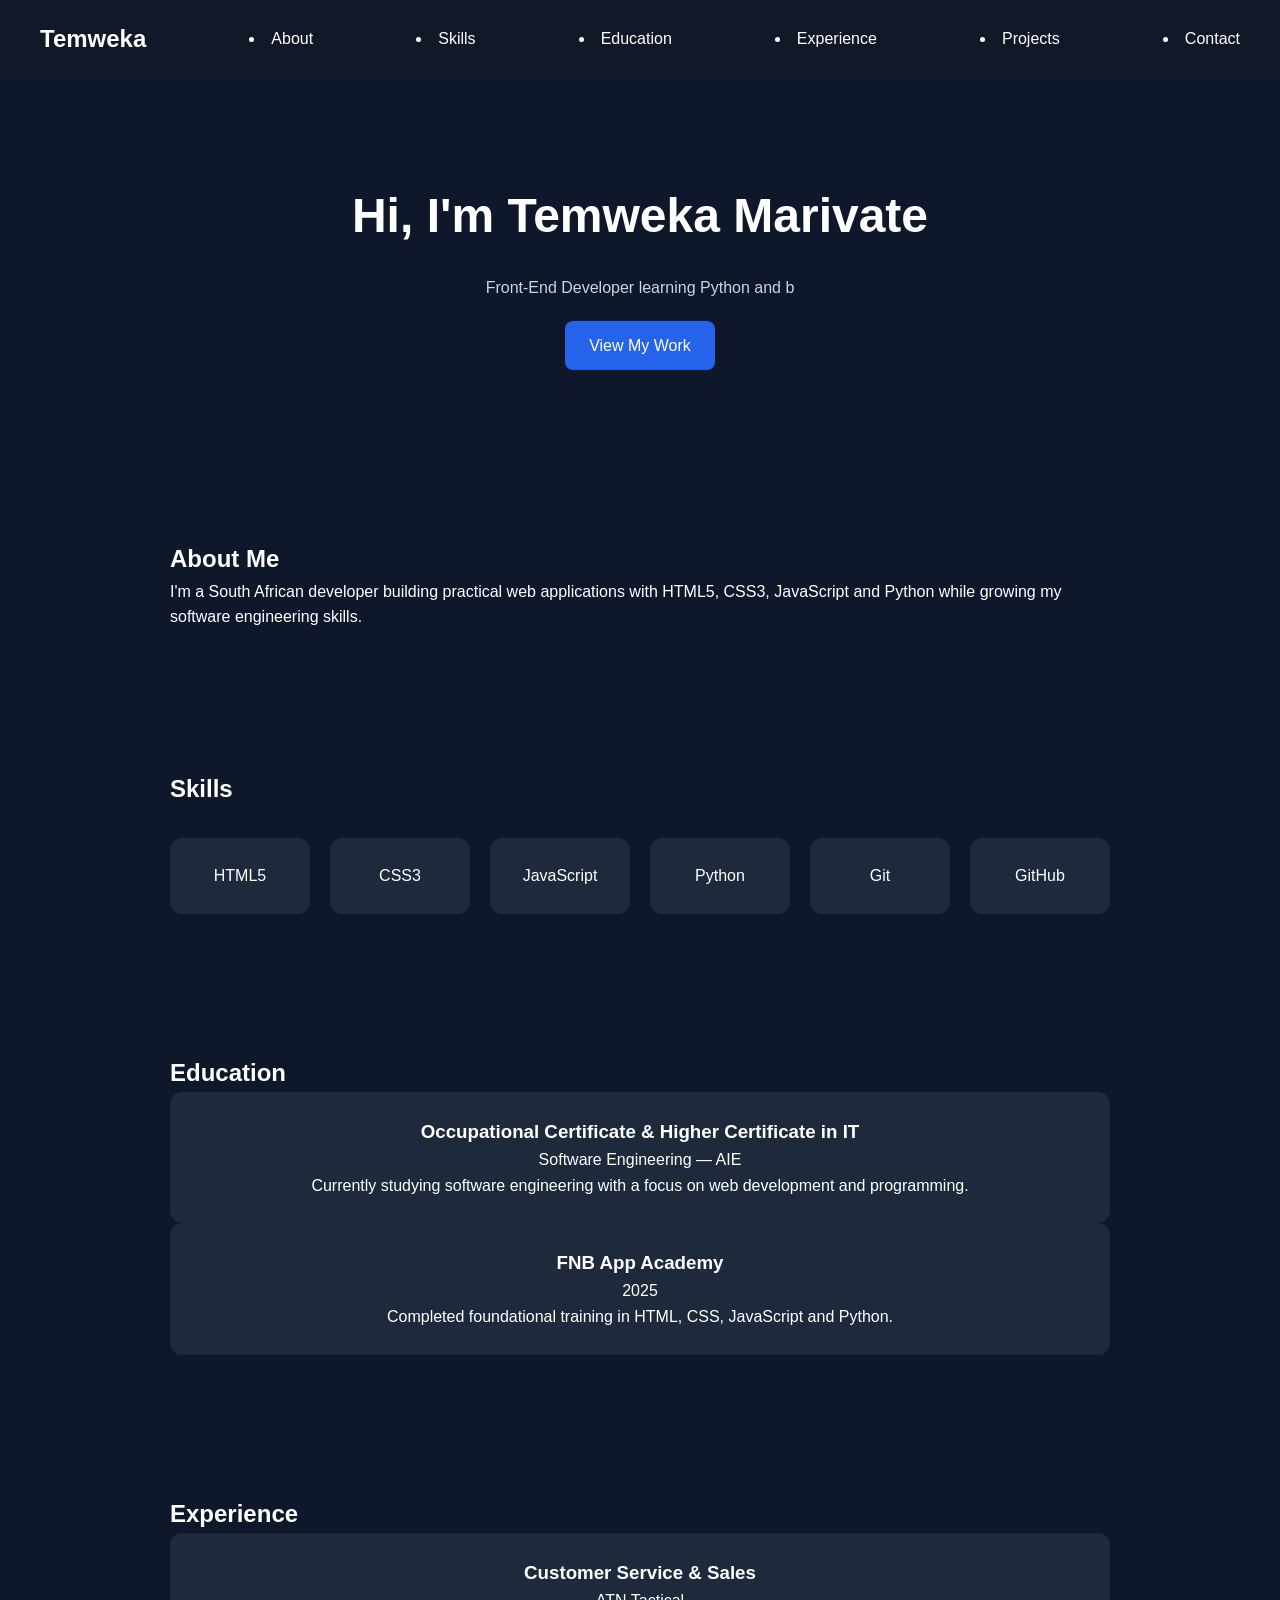
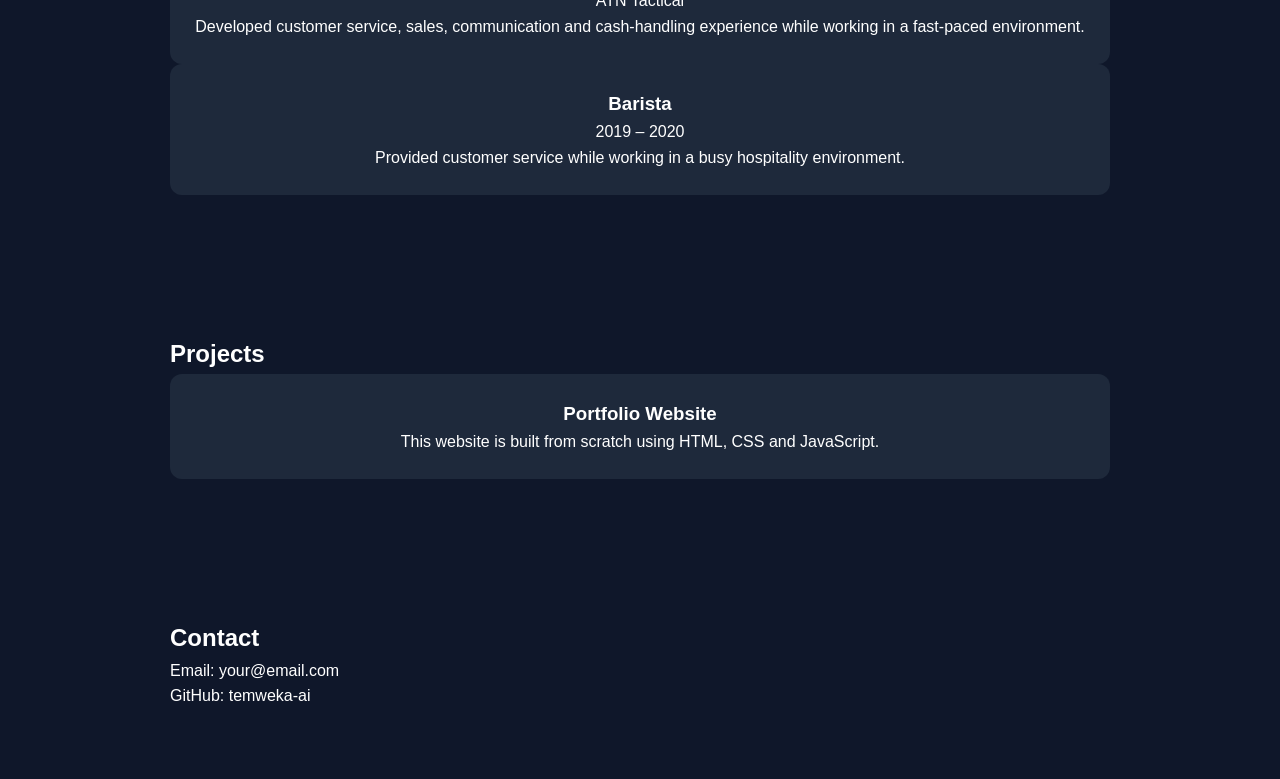
<file: Portfolio/index.html>
<!DOCTYPE html>
<html lang="en">
<head>
    <meta charset="UTF-8">
    <meta name="viewport" content="width=device-width, initial-scale=1.0">
    <title>Temweka Marivate | Front-End Developer</title>
    <link rel="stylesheet" href="style.css">
</head>
<body>

<nav>

    <h2>Temweka</h2>

    <button class="menu-btn" id="menuBtn">☰</button>

    <li><a href="#about">About</a></li>
<li><a href="#skills">Skills</a></li>
<li><a href="#education">Education</a></li>
<li><a href="#experience">Experience</a></li>
<li><a href="#projects">Projects</a></li>
<li><a href="#contact">Contact</a></li>

</nav>

<header class="hero">

    <h1>Hi, I'm Temweka Marivate</h1>

    <p>Front-End Developer learning Python and building real-world projects.</p>

    <a href="#projects" class="btn">View My Work</a>

</header>

<section id="about" class="hidden">

    <h2>About Me</h2>

    <p>
        I'm a South African developer building practical web applications with
        HTML5, CSS3, JavaScript and Python while growing my software engineering skills.
    </p>

</section>

<section id="skills" class="hidden">

    <h2>Skills</h2>

    <div class="skills-grid">

        <div class="card">HTML5</div>
        <div class="card">CSS3</div>
        <div class="card">JavaScript</div>
        <div class="card">Python</div>
        <div class="card">Git</div>
        <div class="card">GitHub</div>

    </div>

</section>

<section id="education" class="hidden">

    <h2>Education</h2>

    <div class="project-card">

        <h3>Occupational Certificate & Higher Certificate in IT</h3>

        <p>Software Engineering — AIE</p>

        <p>Currently studying software engineering with a focus on web development and programming.</p>

    </div>

    <div class="project-card">

        <h3>FNB App Academy</h3>

        <p>2025</p>

        <p>Completed foundational training in HTML, CSS, JavaScript and Python.</p>

    </div>

</section>

<section id="experience" class="hidden">

    <h2>Experience</h2>

    <div class="project-card">

        <h3>Customer Service & Sales</h3>

        <p>ATN Tactical</p>

        <p>Developed customer service, sales, communication and cash-handling experience while working in a fast-paced environment.</p>

    </div>

    <div class="project-card">

        <h3>Barista</h3>

        <p>2019 – 2020</p>

        <p>Provided customer service while working in a busy hospitality environment.</p>

    </div>

</section>

<section id="projects" class="hidden">

    <h2>Projects</h2>

    <div class="project-card">

        <h3>Portfolio Website</h3>

        <p>This website is built from scratch using HTML, CSS and JavaScript.</p>

    </div>

</section>

<section id="contact" class="hidden">

    <h2>Contact</h2>

    <p>Email: your@email.com</p>

    <p>GitHub: temweka-ai</p>

</section>

<script src="script.js"></script>

</body>
</html>
</file>
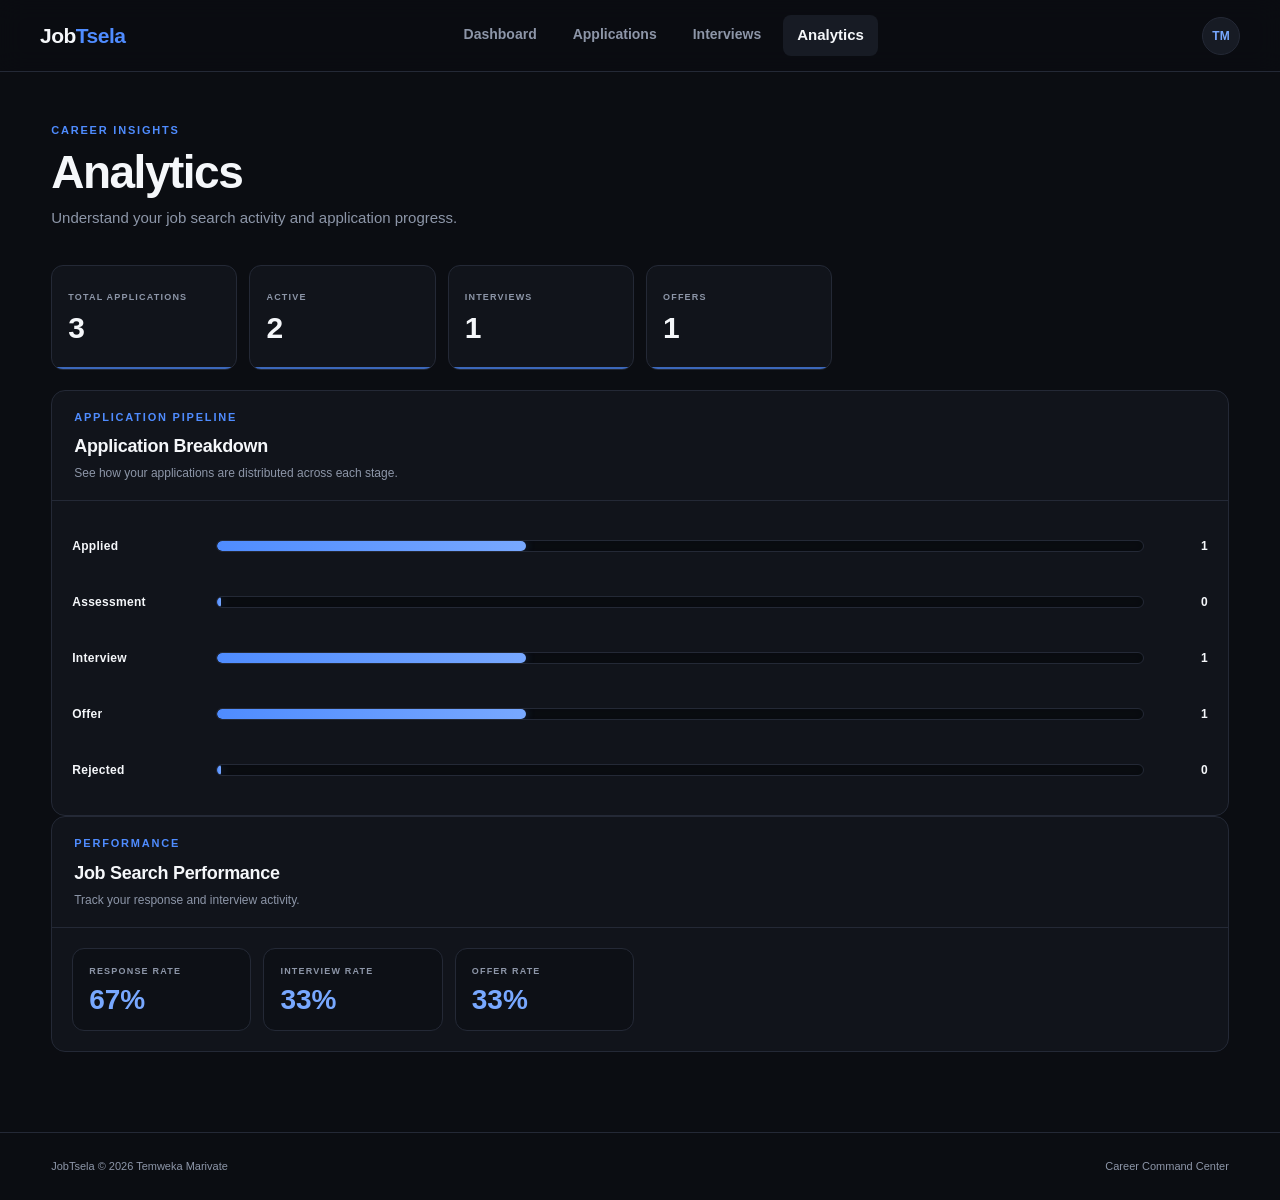
<file: Hiresync/analytics.html>
<!DOCTYPE html>
<html lang="en">

<head>

    <meta charset="UTF-8">

    <meta
        name="viewport"
        content="width=device-width, initial-scale=1.0"
    >

    <meta
        name="description"
        content="JobTsela application analytics and career performance insights."
    >

    <meta
        name="author"
        content="Temweka Marivate"
    >

    <meta
        name="theme-color"
        content="#0B0D12"
    >

    <title>JobTsela | Analytics</title>

    <link
        rel="stylesheet"
        href="style.css"
    >

</head>

<body>

    <!-- Navigation -->
    <nav class="navbar">

        <div class="logo">
            Job<span>Tsela</span>
        </div>

        <div class="nav-links">

            <a href="index.html">
                Dashboard
            </a>

            <a href="applications.html">
                Applications
            </a>

            <a href="interviews.html">
                Interviews
            </a>

            <a
                href="analytics.html"
                class="active"
            >
                Analytics
            </a>

        </div>

        <div class="nav-user">
            TM
        </div>

    </nav>


    <!-- Main Content -->
    <main>

        <section class="page-header">

            <div>

                <p class="eyebrow">
                    CAREER INSIGHTS
                </p>

                <h1>
                    Analytics
                </h1>

                <p class="subtitle">
                    Understand your job search activity
                    and application progress.
                </p>

            </div>

        </section>


        <!-- Summary -->
        <section class="application-summary analytics-summary">

            <div class="summary-item">

                <span class="summary-label">
                    TOTAL APPLICATIONS
                </span>

                <strong id="analytics-total">
                    0
                </strong>

            </div>


            <div class="summary-item">

                <span class="summary-label">
                    ACTIVE
                </span>

                <strong id="analytics-active">
                    0
                </strong>

            </div>


            <div class="summary-item">

                <span class="summary-label">
                    INTERVIEWS
                </span>

                <strong id="analytics-interviews">
                    0
                </strong>

            </div>


            <div class="summary-item">

                <span class="summary-label">
                    OFFERS
                </span>

                <strong id="analytics-offers">
                    0
                </strong>

            </div>

        </section>


        <!-- Application Breakdown -->
        <section class="panel">

            <div class="panel-header">

                <div>

                    <p class="eyebrow">
                        APPLICATION PIPELINE
                    </p>

                    <h2>
                        Application Breakdown
                    </h2>

                    <p class="panel-description">
                        See how your applications are distributed
                        across each stage.
                    </p>

                </div>

            </div>


            <div id="analytics-breakdown">

                <div class="empty-state">

                    <div class="empty-icon">
                        +
                    </div>

                    <h3>
                        No analytics yet
                    </h3>

                    <p>
                        Add applications to start
                        generating career insights.
                    </p>

                </div>

            </div>

        </section>


        <!-- Performance -->
        <section class="panel">

            <div class="panel-header">

                <div>

                    <p class="eyebrow">
                        PERFORMANCE
                    </p>

                    <h2>
                        Job Search Performance
                    </h2>

                    <p class="panel-description">
                        Track your response and interview activity.
                    </p>

                </div>

            </div>


            <div class="application-summary analytics-performance">

                <div class="summary-item">

                    <span class="summary-label">
                        RESPONSE RATE
                    </span>

                    <strong id="analytics-response-rate">
                        0%
                    </strong>

                </div>


                <div class="summary-item">

                    <span class="summary-label">
                        INTERVIEW RATE
                    </span>

                    <strong id="analytics-interview-rate">
                        0%
                    </strong>

                </div>


                <div class="summary-item">

                    <span class="summary-label">
                        OFFER RATE
                    </span>

                    <strong id="analytics-offer-rate">
                        0%
                    </strong>

                </div>

            </div>

        </section>

    </main>


    <!-- Footer -->
    <footer>

        <p>
            JobTsela © 2026 Temweka Marivate
        </p>

        <p>
            Career Command Center
        </p>

    </footer>


    <script src="script.js"></script>

</body>

</html>
</file>
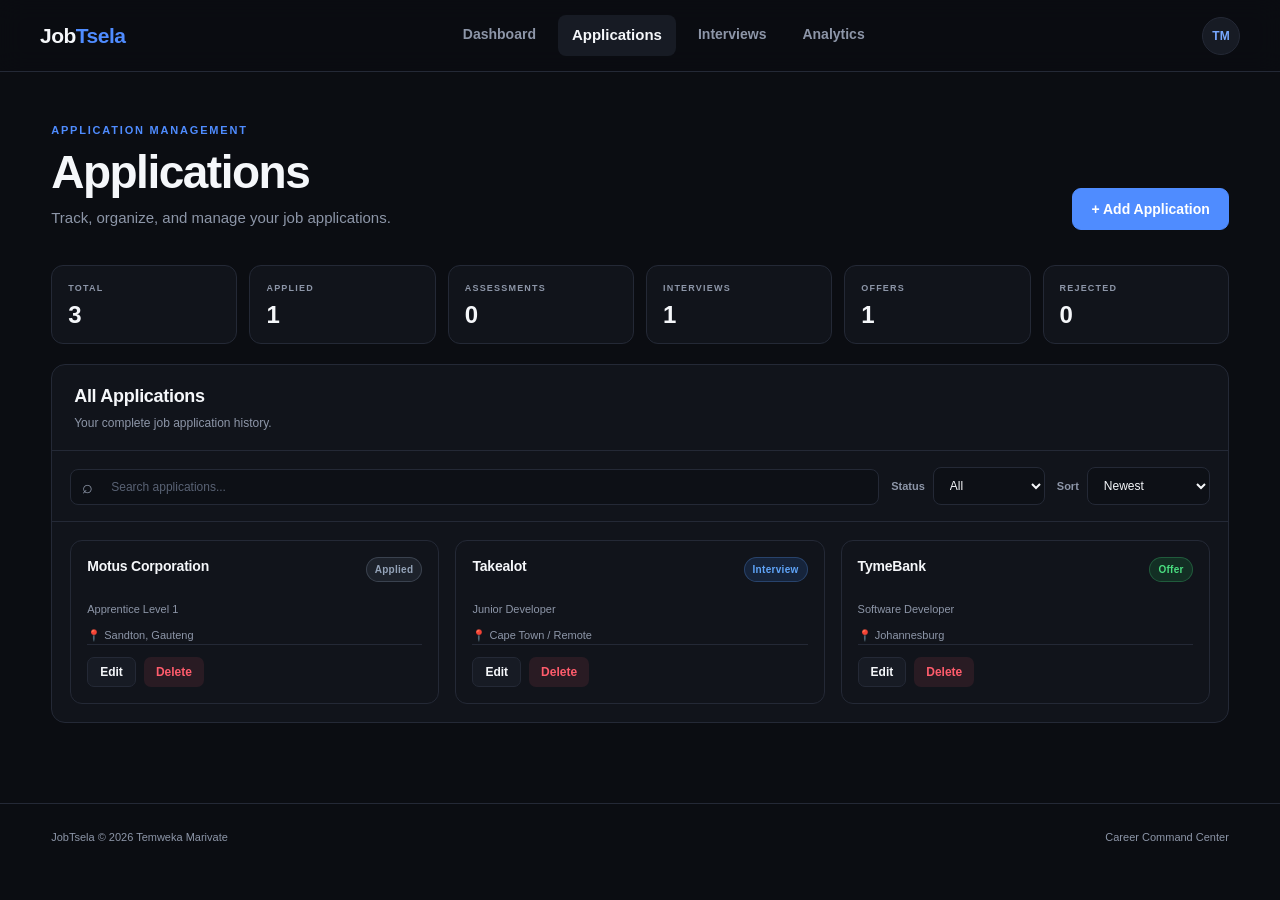
<file: Hiresync/applications.html>
<!DOCTYPE html>
<html lang="en">

<head>

    <meta charset="UTF-8">

    <meta
        name="viewport"
        content="width=device-width, initial-scale=1.0"
    >

    <title>Applications | JobTsela</title>

    <link
        rel="stylesheet"
        href="style.css"
    >

    <script
        src="script.js"
        defer
    ></script>

</head>

<body>

    <nav class="navbar">

        <div class="logo">
            Job<span>Tsela</span>
        </div>

        <div class="nav-links">

            <a href="index.html">
                Dashboard
            </a>

            <a
                href="applications.html"
                class="active"
            >
                Applications
            </a>

            <a href="interviews.html">
                Interviews
            </a>

            <a href="analytics.html">
                Analytics
            </a>

        </div>

        <div class="nav-user">
            TM
        </div>

    </nav>


    <main>

        <section class="page-header">

            <div>

                <p class="eyebrow">
                    APPLICATION MANAGEMENT
                </p>

                <h1>
                    Applications
                </h1>

                <p class="subtitle">
                    Track, organize, and manage your job applications.
                </p>

            </div>

            <button
                class="add-job-btn"
                id="open-modal"
                type="button"
            >
                + Add Application
            </button>

        </section>


        <div
            class="application-summary"
            id="application-summary"
        >

            <div class="summary-item">

                <span class="summary-label">
                    TOTAL
                </span>

                <strong id="summary-total">
                    0
                </strong>

            </div>


            <div class="summary-item">

                <span class="summary-label">
                    APPLIED
                </span>

                <strong id="summary-applied">
                    0
                </strong>

            </div>


            <div class="summary-item">

                <span class="summary-label">
                    ASSESSMENTS
                </span>

                <strong id="summary-assessment">
                    0
                </strong>

            </div>


            <div class="summary-item">

                <span class="summary-label">
                    INTERVIEWS
                </span>

                <strong id="summary-interview">
                    0
                </strong>

            </div>


            <div class="summary-item">

                <span class="summary-label">
                    OFFERS
                </span>

                <strong id="summary-offer">
                    0
                </strong>

            </div>


            <div class="summary-item">

                <span class="summary-label">
                    REJECTED
                </span>

                <strong id="summary-rejected">
                    0
                </strong>

            </div>

        </div>


        <section class="panel">

            <div class="panel-header">

                <div>

                    <h2>
                        All Applications
                    </h2>

                    <p class="panel-description">
                        Your complete job application history.
                    </p>

                </div>

            </div>


            <div class="application-controls">

                <div class="search-box">

                    <span class="search-icon">
                        ⌕
                    </span>

                    <input
                        type="text"
                        id="applicationSearch"
                        placeholder="Search applications..."
                    >

                </div>


                <div class="filter-box">

                    <label for="applicationFilter">
                        Status
                    </label>

                    <select id="applicationFilter">

                        <option value="all">
                            All
                        </option>

                        <option value="Applied">
                            Applied
                        </option>

                        <option value="Assessment">
                            Assessment
                        </option>

                        <option value="Interview">
                            Interview
                        </option>

                        <option value="Offer">
                            Offer
                        </option>

                        <option value="Rejected">
                            Rejected
                        </option>

                    </select>

                </div>


                <div class="filter-box">

                    <label for="applicationSort">
                        Sort
                    </label>

                    <select id="applicationSort">

                        <option value="newest">
                            Newest
                        </option>

                        <option value="oldest">
                            Oldest
                        </option>

                        <option value="company">
                            Company A–Z
                        </option>

                        <option value="closing">
                            Closing Date
                        </option>

                        <option value="status">
                            Status
                        </option>

                    </select>

                </div>

            </div>


            <div id="applicationsList">
                <!-- Applications will appear here -->
            </div>

        </section>

    </main>


    <!-- Add/Edit Application Modal -->
    <div
        class="modal-overlay"
        id="application-modal"
    >

        <div class="modal">

            <div class="modal-header">

                <div>

                    <p class="eyebrow">
                        NEW APPLICATION
                    </p>

                    <h2>
                        Add Job Application
                    </h2>

                </div>

                <button
                    class="close-modal"
                    id="close-modal"
                    type="button"
                >
                    ×
                </button>

            </div>


            <form id="application-form">

                <div class="form-group">

                    <label for="company">
                        Company
                    </label>

                    <input
                        type="text"
                        id="company"
                        placeholder="e.g. Microsoft"
                        required
                    >

                </div>


                <div class="form-group">

                    <label for="role">
                        Job Title
                    </label>

                    <input
                        type="text"
                        id="role"
                        placeholder="e.g. Junior Front-End Developer"
                        required
                    >

                </div>


                <div class="form-row">

                    <div class="form-group">

                        <label for="location">
                            Location
                        </label>

                        <input
                            type="text"
                            id="location"
                            placeholder="e.g. Johannesburg"
                        >

                    </div>


                    <div class="form-group">

                        <label for="status">
                            Status
                        </label>

                        <select id="status">

                            <option value="Applied">
                                Applied
                            </option>

                            <option value="Assessment">
                                Assessment
                            </option>

                            <option value="Interview">
                                Interview
                            </option>

                            <option value="Offer">
                                Offer
                            </option>

                            <option value="Rejected">
                                Rejected
                            </option>

                        </select>

                    </div>

                </div>


                <div class="form-group">

                    <label for="application-date">
                        Application Date
                    </label>

                    <input
                        type="date"
                        id="application-date"
                    >

                </div>


                <div class="form-group">

                    <label for="salary">
                        Salary
                    </label>

                    <input
                        type="text"
                        id="salary"
                        placeholder="e.g. R15,000 per month"
                    >

                </div>


                <div class="form-group">

                    <label for="closing-date">
                        Closing Date
                    </label>

                    <input
                        type="date"
                        id="closing-date"
                    >

                </div>


                <div class="form-group">

                    <label for="job-url">
                        Job URL
                    </label>

                    <input
                        type="url"
                        id="job-url"
                        placeholder="https://..."
                    >

                </div>


                <div class="form-group">

                    <label for="notes">
                        Notes
                    </label>

                    <textarea
                        id="notes"
                        rows="4"
                        placeholder="Add any notes about this application..."
                    ></textarea>

                </div>


                <div class="form-actions">

                    <button
                        type="button"
                        class="cancel-btn"
                        id="cancel-modal"
                    >
                        Cancel
                    </button>

                    <button
                        type="submit"
                        class="submit-btn"
                        id="submit-application"
                    >
                        Add Application
                    </button>

                </div>

            </form>

        </div>

    </div>


    <footer>

        <p>
            JobTsela © 2026 Temweka Marivate
        </p>

        <p>
            Career Command Center
        </p>

    </footer>

</body>

</html>
</file>
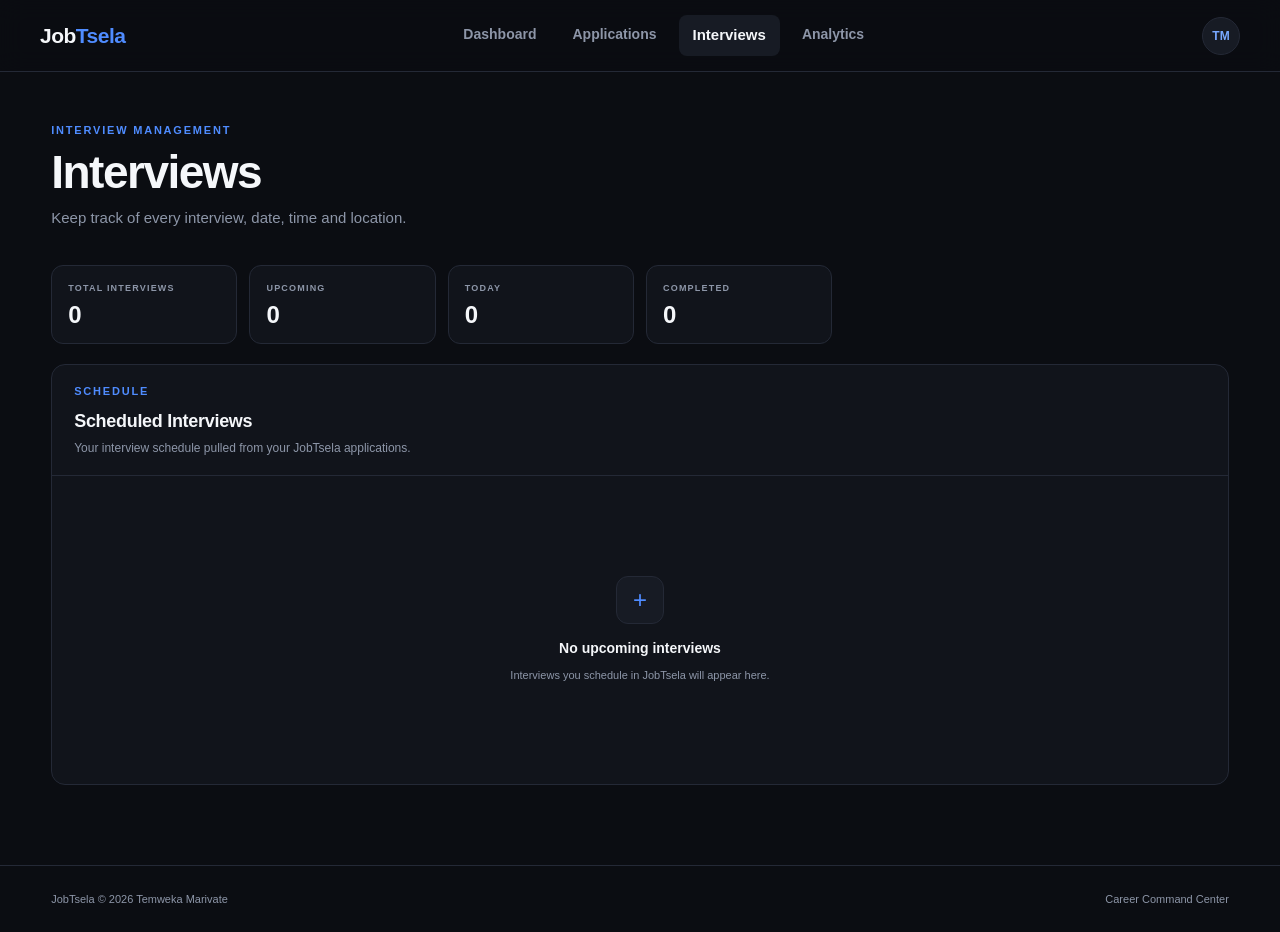
<file: Hiresync/interviews.html>
<!DOCTYPE html>
<html lang="en">

<head>

    <meta charset="UTF-8">

    <meta
        name="viewport"
        content="width=device-width, initial-scale=1.0"
    >

    <meta
        name="description"
        content="JobTsela interview management and interview schedule."
    >

    <meta
        name="author"
        content="Temweka Marivate"
    >

    <meta
        name="theme-color"
        content="#0B0D12"
    >

    <title>
        JobTsela | Interviews
    </title>

    <link
        rel="stylesheet"
        href="style.css"
    >

</head>


<body>

    <!-- =========================================================
         NAVIGATION
         ========================================================= -->

    <nav class="navbar">

        <div class="logo">
            Job<span>Tsela</span>
        </div>


        <div class="nav-links">

            <a href="index.html">
                Dashboard
            </a>

            <a href="applications.html">
                Applications
            </a>

            <a
                href="interviews.html"
                class="active"
            >
                Interviews
            </a>

            <a href="analytics.html">
                Analytics
            </a>

        </div>


        <div class="nav-user">
            TM
        </div>

    </nav>


    <!-- =========================================================
         MAIN CONTENT
         ========================================================= -->

    <main>


        <!-- Page Header -->
        <section class="page-header">

            <div>

                <p class="eyebrow">
                    INTERVIEW MANAGEMENT
                </p>

                <h1>
                    Interviews
                </h1>

                <p class="subtitle">
                    Keep track of every interview,
                    date, time and location.
                </p>

            </div>

        </section>


        <!-- =====================================================
             INTERVIEW SUMMARY
             ===================================================== -->

        <section class="application-summary interview-summary">

            <div class="summary-item">

                <span class="summary-label">
                    TOTAL INTERVIEWS
                </span>

                <strong id="interview-total">
                    0
                </strong>

            </div>


            <div class="summary-item">

                <span class="summary-label">
                    UPCOMING
                </span>

                <strong id="interview-upcoming">
                    0
                </strong>

            </div>


            <div class="summary-item">

                <span class="summary-label">
                    TODAY
                </span>

                <strong id="interview-today">
                    0
                </strong>

            </div>


            <div class="summary-item">

                <span class="summary-label">
                    COMPLETED
                </span>

                <strong id="interview-completed">
                    0
                </strong>

            </div>

        </section>


        <!-- =====================================================
             INTERVIEW LIST
             ===================================================== -->

        <section class="panel">

            <div class="panel-header">

                <div>

                    <p class="eyebrow">
                        SCHEDULE
                    </p>

                    <h2>
                        Scheduled Interviews
                    </h2>

                    <p class="panel-description">
                        Your interview schedule pulled
                        from your JobTsela applications.
                    </p>

                </div>

            </div>


            <div id="upcoming-interviews">

                <div class="empty-state">

                    <div class="empty-icon">
                        +
                    </div>

                    <h3>
                        No interviews scheduled
                    </h3>

                    <p>
                        Add an interview date and time
                        to an application to see it here.
                    </p>

                </div>

            </div>

        </section>

    </main>


    <!-- =========================================================
         FOOTER
         ========================================================= -->

    <footer>

        <p>
            JobTsela © 2026 Temweka Marivate
        </p>

        <p>
            Career Command Center
        </p>

    </footer>


    <!-- =========================================================
         JAVASCRIPT
         ========================================================= -->

    <script src="script.js"></script>

</body>

</html>
</file>
<file: Portfolio/style.css>
html{
    scroll-behavior:smooth;
}

*{
    margin:0;
    padding:0;
    box-sizing:border-box;
}

body{
    font-family:Arial,sans-serif;
    background:#0f172a;
    color:white;
    line-height:1.6;
}

nav{
    display:flex;
    justify-content:space-between;
    align-items:center;
    padding:20px 40px;
    background:#111827;
    position:sticky;
    top:0;
    z-index:1000;
}

nav ul{
    display:flex;
    gap:20px;
    list-style:none;
}

nav a{
    color:white;
    text-decoration:none;
    transition:0.3s;
}

nav a:hover{
    color:#60a5fa;
}

.hero{
    text-align:center;
    padding:100px 20px;
}

.hero h1{
    font-size:3rem;
}

.hero p{
    margin:20px 0;
    color:#cbd5e1;
}

.btn{
    display:inline-block;
    background:#2563eb;
    color:white;
    padding:12px 24px;
    border-radius:8px;
    text-decoration:none;
    transition:transform .25s ease, background .25s ease;
}

.btn:hover{
    background:#3b82f6;
    transform:translateY(-3px);
}

section{
    padding:70px 30px;
    max-width:1000px;
    margin:auto;
    scroll-margin-top:80px;
}

.skills-grid{
    display:grid;
    grid-template-columns:repeat(auto-fit,minmax(120px,1fr));
    gap:20px;
    margin-top:30px;
}

.card,
.project-card{
    background:#1e293b;
    padding:25px;
    border-radius:12px;
    text-align:center;
}

.menu-btn{
    display:none;
    background:none;
    border:none;
    color:white;
    font-size:28px;
    cursor:pointer;
}

@media(max-width:768px){

    nav{
        flex-wrap:wrap;
    }

    .menu-btn{
        display:block;
    }

    nav ul{
        display:none;
        width:100%;
        flex-direction:column;
        margin-top:20px;
        gap:15px;
    }

    nav ul.show{
        display:flex;
    }

    .hero h1{
        font-size:2.2rem;
    }

}

.hero{
    animation:fadeIn 1s ease;
}

@keyframes fadeIn{

    from{
        opacity:0;
        transform:translateY(20px);
    }

    to{
        opacity:1;
        transform:translateY(0);
    }

}

.hidden{
    opacity:0;
    transform:translateY(40px);
    transition:opacity .8s ease, transform .8s ease;
}

.show-section{
    opacity:1;
    transform:translateY(0);
}
</file>
<file: Hiresync/style.css>
/* =========================================================
   JOBTSELA — GLOBAL STYLES
   ========================================================= */


/* =========================================================
   1. RESET
   ========================================================= */

* {
    margin: 0;
    padding: 0;
    box-sizing: border-box;
}


/* =========================================================
   2. ROOT VARIABLES
   ========================================================= */

:root {
    --bg: #0B0D12;
    --surface: #11141B;
    --surface-light: #171B24;
    --border: #242936;
    --text: #F5F7FA;
    --text-muted: #8D96A8;
    --accent: #4F8CFF;
    --accent-light: #78A8FF;
    --success: #35D07F;
    --warning: #F5B942;
    --danger: #FF5C6C;
    --radius: 14px;
}


/* =========================================================
   3. BODY
   ========================================================= */

body {
    background: var(--bg);
    color: var(--text);
    font-family:
        Inter,
        -apple-system,
        BlinkMacSystemFont,
        "Segoe UI",
        sans-serif;
    min-height: 100vh;
    line-height: 1.5;
}


/* =========================================================
   4. NAVIGATION BAR
   ========================================================= */

.navbar {
    height: 72px;
    display: flex;
    align-items: center;
    justify-content: space-between;
    padding: 0 40px;
    border-bottom: 1px solid var(--border);
    background: rgba(11, 13, 18, 0.92);
    position: sticky;
    top: 0;
    z-index: 100;
    backdrop-filter: blur(12px);
}


/* =========================================================
   5. LOGO
   ========================================================= */

.logo {
    font-size: 21px;
    font-weight: 800;
    letter-spacing: -0.5px;
}

.logo span {
    color: var(--accent);
}


/* =========================================================
   6. NAVIGATION LINKS
   ========================================================= */

.nav-links {
    display: flex;
    gap: 8px;
}

.nav-links a {
    color: var(--text-muted);
    text-decoration: none;
    padding: 9px 14px;
    border-radius: 8px;
    font-size: 14px;
    font-weight: 600;
    transition:
        color 0.2s ease,
        background 0.2s ease,
        font-size 0.2s ease;
}

.nav-links a:hover,
.nav-links a:focus {
    color: var(--text);
    background: var(--surface);
    font-size: 15px;
}

.nav-links a.active {
    color: var(--text);
    background: var(--surface-light);
    font-size: 15px;
}


/* =========================================================
   7. USER AVATAR
   ========================================================= */

.nav-user {
    width: 38px;
    height: 38px;
    display: flex;
    align-items: center;
    justify-content: center;
    border-radius: 50%;
    background: var(--surface-light);
    border: 1px solid var(--border);
    color: var(--accent-light);
    font-size: 12px;
    font-weight: 700;
}


/* =========================================================
   8. MAIN CONTENT
   ========================================================= */

main {
    width: min(1400px, 92%);
    margin: 0 auto;
    padding: 50px 0 80px;
}


/* =========================================================
   9. DASHBOARD HEADER
   ========================================================= */

.dashboard-header {
    display: flex;
    justify-content: space-between;
    align-items: flex-end;
    gap: 30px;
    margin-bottom: 35px;
}

.eyebrow {
    color: var(--accent);
    font-size: 11px;
    font-weight: 800;
    letter-spacing: 1.8px;
    margin-bottom: 8px;
    transition:
        color 0.2s ease,
        font-size 0.2s ease;
}

.dashboard-header:hover .eyebrow {
    color: var(--accent-light);
    font-size: 12px;
}

.dashboard-header h1 {
    font-size: clamp(30px, 4vw, 46px);
    line-height: 1.1;
    letter-spacing: -1.5px;
    transition:
        letter-spacing 0.2s ease,
        transform 0.2s ease;
}

.dashboard-header:hover h1 {
    letter-spacing: -1.2px;
    transform: translateX(1px);
}

.subtitle {
    color: var(--text-muted);
    margin-top: 10px;
    font-size: 15px;
    transition:
        color 0.2s ease,
        font-size 0.2s ease;
}

.dashboard-header:hover .subtitle {
    color: #A5AEC0;
    font-size: 16px;
}


/* =========================================================
   10. ADD APPLICATION BUTTON
   ========================================================= */

.add-job-btn {
    border: 1px solid var(--accent);
    background: var(--accent);
    color: white;
    padding: 12px 18px;
    border-radius: 9px;
    font-size: 14px;
    font-weight: 700;
    cursor: pointer;
    transition:
        transform 0.2s ease,
        background 0.2s ease,
        border-color 0.2s ease,
        font-size 0.2s ease,
        box-shadow 0.2s ease;
}

.add-job-btn:hover,
.add-job-btn:focus {
    background: var(--accent-light);
    border-color: var(--accent-light);
    transform: translateY(-2px);
    font-size: 15px;
    box-shadow: 0 6px 18px rgba(79, 140, 255, 0.18);
}

.add-job-btn:active {
    transform: translateY(0);
}


/* =========================================================
   11. STATISTICS GRID
   ========================================================= */

.stats-grid {
    display: grid;
    grid-template-columns: repeat(5, 1fr);
    gap: 16px;
    margin-bottom: 20px;
}


/* =========================================================
   12. STAT CARD
   ========================================================= */

.stat-card {
    background: var(--surface);
    border: 1px solid var(--border);
    border-radius: 12px;
    padding: 18px;
    min-width: 0;
    transition:
        transform 0.2s ease,
        border-color 0.2s ease,
        background 0.2s ease,
        box-shadow 0.2s ease;
}

.stat-card:hover {
    transform: translateY(-3px);
    border-color: #354052;
    background: #151922;
    box-shadow: 0 8px 24px rgba(0, 0, 0, 0.2);
}

.stat-card::after {
    content: "";
    display: block;
    height: 2px;
    margin-top: 14px;
    background: var(--accent);
    opacity: 0.65;
}

.stat-label {
    color: var(--text-muted);
    font-size: 10px;
    font-weight: 800;
    letter-spacing: 1.4px;
    transition:
        color 0.2s ease,
        font-size 0.2s ease;
}

.stat-card:hover .stat-label {
    color: var(--accent-light);
    font-size: 11px;
}

.stat-card h2 {
    font-size: 32px;
    margin: 10px 0 4px;
    transition:
        color 0.2s ease,
        font-size 0.2s ease;
}

.stat-card:hover h2 {
    color: var(--text);
    font-size: 34px;
}

.stat-description {
    color: var(--text-muted);
    font-size: 12px;
    transition:
        color 0.2s ease,
        font-size 0.2s ease;
}

.stat-card:hover .stat-description {
    color: #A5AEC0;
    font-size: 13px;
}


/* =========================================================
   13. DASHBOARD GRID
   ========================================================= */

.dashboard-grid {
    display: grid;
    grid-template-columns:
        minmax(0, 3fr)
        minmax(280px, 0.9fr);
    gap: 20px;
    margin-bottom: 20px;
}


/* =========================================================
   14. GENERIC PANEL
   ========================================================= */

.panel {
    background: var(--surface);
    border: 1px solid var(--border);
    border-radius: var(--radius);
    overflow: hidden;
}


/* =========================================================
   15. PANEL HEADER
   ========================================================= */

.panel-header {
    display: flex;
    justify-content: space-between;
    align-items: center;
    gap: 12px;
    padding: 18px 22px;
    border-bottom: 1px solid var(--border);
    transition: border-color 0.2s ease;
}

.panel-header h2 {
    margin: 0;
    font-size: 18px;
    letter-spacing: -0.3px;
    transition:
        font-size 0.2s ease,
        color 0.2s ease;
}

.panel:hover .panel-header {
    border-color: #354052;
}

.panel:hover .panel-header h2 {
    font-size: 19px;
    color: var(--text);
}


/* =========================================================
   16. VIEW ALL
   ========================================================= */

.view-all {
    background: transparent;
    border: 1px solid var(--border);
    border-radius: 6px;
    color: var(--accent-light);
    cursor: pointer;
    font-size: 11px;
    font-weight: 700;
    padding: 7px 11px;
    transition:
        color 0.2s ease,
        background 0.2s ease,
        border-color 0.2s ease,
        font-size 0.2s ease;
}

.view-all:hover,
.view-all:focus {
    background: var(--surface-light);
    color: var(--accent);
    border-color: var(--accent);
    font-size: 12px;
}


/* =========================================================
   17. APPLICATION CONTROLS
   ========================================================= */

.application-controls {
    display: flex;
    align-items: flex-end;
    gap: 12px;
    padding: 16px 18px;
    border-bottom: 1px solid var(--border);
}

.search-box {
    position: relative;
    flex: 1;
    min-width: 0;
}

.search-icon {
    position: absolute;
    left: 12px;
    top: 50%;
    transform: translateY(-50%);
    color: var(--text-muted);
    font-size: 18px;
    pointer-events: none;
}

.search-box input {
    width: 100%;
    background: #0D1016;
    border: 1px solid var(--border);
    border-radius: 8px;
    color: var(--text);
    font-family: inherit;
    font-size: 12px;
    outline: none;
    padding: 10px 12px 10px 40px;
    transition:
        border-color 0.2s ease,
        box-shadow 0.2s ease;
}

.search-box input:focus {
    border-color: var(--accent);
    box-shadow: 0 0 0 3px rgba(79, 140, 255, 0.1);
}

.search-box input::placeholder {
    color: #596274;
}

.filter-box {
    display: flex;
    align-items: center;
    gap: 8px;
    min-width: 150px;
    flex-shrink: 0;
}

.filter-box label {
    color: var(--text-muted);
    font-size: 11px;
    font-weight: 700;
    white-space: nowrap;
}

.filter-box select {
    width: 100%;
    background: #0D1016;
    border: 1px solid var(--border);
    border-radius: 8px;
    color: var(--text);
    font-family: inherit;
    font-size: 12px;
    outline: none;
    padding: 10px 12px;
    transition:
        border-color 0.2s ease,
        box-shadow 0.2s ease;
}

.filter-box select:focus {
    border-color: var(--accent);
    box-shadow: 0 0 0 3px rgba(79, 140, 255, 0.1);
}

.search-box input:hover,
.filter-box select:hover {
    border-color: #354052;
}

.search-box input:focus,
.filter-box select:focus {
    background: #10141C;
}

.search-box:hover .search-icon {
    color: var(--accent-light);
}


/* =========================================================
   18. KANBAN BOARD
   ========================================================= */

.kanban-board {
    display: grid;
    grid-template-columns:
        repeat(5, minmax(0, 1fr));
    gap: 10px;
    padding: 14px;
    min-width: 0;
}

.kanban-column {
    background: var(--surface);
    border: 1px solid var(--border);
    border-radius: 14px;
    min-height: 320px;
    padding: 14px;
    transition:
        border-color 0.2s ease,
        background 0.2s ease;
}

.kanban-column:hover {
    border-color: var(--accent);
    background: #121722;
}

.kanban-column.drag-over {
    border-color: var(--accent);
    background: #121722;
}


/* =========================================================
   19. KANBAN COLUMN HEADER
   ========================================================= */

.column-header {
    display: flex;
    align-items: center;
    justify-content: space-between;
    padding: 12px;
    border-bottom: 1px solid var(--border);
    color: var(--text);
    font-size: 12px;
    font-weight: 700;
    transition: font-size 0.2s ease;
}

.kanban-column:hover .column-header {
    font-size: 13px;
}

.column-count {
    display: inline-flex;
    align-items: center;
    justify-content: center;
    min-width: 22px;
    height: 22px;
    padding: 0 6px;
    border-radius: 999px;
    background: var(--surface-light);
    color: var(--text-muted);
    font-size: 10px;
    font-weight: 700;
    transition:
        background 0.2s ease,
        color 0.2s ease,
        transform 0.2s ease,
        font-size 0.2s ease;
}

.kanban-column:hover .column-count {
    background: var(--border);
    color: var(--text);
    transform: scale(1.05);
    font-size: 11px;
}


/* =========================================================
   20. APPLICATION LIST
   ========================================================= */

.application-list {
    min-height: 0;
    padding: 10px;
    transition: background 0.2s ease;
}

.application-list:hover {
    background: rgba(255, 255, 255, 0.02);
    border-radius: 12px;
}


/* =========================================================
   21. APPLICATION CARDS
   ========================================================= */

.application-card {
    background: var(--surface);
    border: 1px solid var(--border);
    border-radius: 12px;
    padding: 16px;
    margin-bottom: 12px;
    transition:
        transform 0.2s ease,
        border-color 0.2s ease,
        background 0.2s ease,
        box-shadow 0.2s ease;
    cursor: grab;
}

.application-card:hover {
    transform: translateY(-2px);
    border-color: var(--accent);
    background: #171B24;
    box-shadow: 0 8px 20px rgba(0, 0, 0, 0.2);
}

.application-card:active {
    cursor: grabbing;
}

.application-card.dragging {
    opacity: 0.45;
    transform:
        rotate(2deg)
        scale(0.98);
}


/* =========================================================
   22. APPLICATION CARD HEADER
   ========================================================= */

.application-card-header {
    display: flex;
    justify-content: space-between;
    align-items: flex-start;
    gap: 10px;
    min-width: 0;
    margin-bottom: 10px;
}

.application-card-header h3 {
    min-width: 0;
    margin: 0;
    color: var(--text);
    font-size: 14px;
    font-weight: 800;
    line-height: 1.3;
    letter-spacing: -0.2px;
    overflow-wrap: anywhere;
}


/* =========================================================
   23. APPLICATION CARD TEXT
   ========================================================= */

.application-card p {
    color: var(--text-muted);
    font-size: 11px;
    line-height: 1.55;
    margin: 9px 0 0;
    overflow-wrap: anywhere;
}

.application-card p:last-of-type {
    margin-bottom: 0;
}


/* =========================================================
   24. APPLICATION STATUS
   ========================================================= */

.application-status {
    display: inline-flex;
    align-items: center;
    flex-shrink: 0;
    padding: 4px 8px;
    border-radius: 999px;
    font-size: 10px;
    font-weight: 700;
    letter-spacing: 0.3px;
    white-space: nowrap;
    transition:
        transform 0.2s ease,
        font-size 0.2s ease,
        border-color 0.2s ease;
}

.application-card:hover .application-status {
    transform: translateY(-1px);
    font-size: 11px;
}


/* =========================================================
   25. STATUS BADGES
   ========================================================= */

.status-applied {
    background: rgba(100, 116, 139, 0.15);
    color: #94a3b8;
    border: 1px solid rgba(148, 163, 184, 0.25);
}

.status-assessment {
    background: rgba(168, 85, 247, 0.15);
    color: #c084fc;
    border: 1px solid rgba(192, 132, 252, 0.25);
}

.status-interview {
    background: rgba(59, 130, 246, 0.15);
    color: #60a5fa;
    border: 1px solid rgba(96, 165, 250, 0.25);
}

.status-offer {
    background: rgba(34, 197, 94, 0.15);
    color: #4ade80;
    border: 1px solid rgba(74, 222, 128, 0.25);
}

.status-rejected {
    background: rgba(239, 68, 68, 0.15);
    color: #f87171;
    border: 1px solid rgba(248, 113, 113, 0.25);
}

.application-card:hover .status-applied,
.application-card:hover .status-assessment,
.application-card:hover .status-interview,
.application-card:hover .status-offer,
.application-card:hover .status-rejected {
    transform: translateY(-1px);
    filter: brightness(1.12);
}


/* =========================================================
   26. APPLICATION DETAILS
   ========================================================= */

.application-location,
.application-date,
.application-salary,
.application-closing-date,
.application-url,
.application-notes {
    margin-top: 8px;
    font-size: 12px;
    color: var(--text-muted);
    line-height: 1.5;
    transition:
        color 0.2s ease,
        font-size 0.2s ease;
}

.application-card:hover .application-location,
.application-card:hover .application-date,
.application-card:hover .application-salary,
.application-card:hover .application-closing-date {
    color: #A5AEC0;
}

.application-card:hover .application-salary {
    font-size: 13px;
    color: var(--success);
}

.application-url a {
    color: var(--accent);
    text-decoration: none;
    font-weight: 600;
    transition:
        color 0.2s ease,
        font-size 0.2s ease;
}

.application-url a:hover,
.application-url a:focus {
    color: var(--accent-light);
    text-decoration: underline;
    font-size: 13px;
}

.application-notes {
    padding-top: 8px;
    border-top: 1px solid var(--border);
    white-space: pre-wrap;
}


/* =========================================================
   27. APPLICATION ACTIONS
   ========================================================= */

.application-actions {
    display: flex;
    gap: 8px;
    margin-top: 14px;
    padding-top: 12px;
    border-top: 1px solid var(--border);
}

.application-actions button {
    border: none;
    border-radius: 7px;
    padding: 7px 12px;
    font-size: 12px;
    font-weight: 600;
    cursor: pointer;
    transition:
        color 0.2s ease,
        background 0.2s ease,
        border-color 0.2s ease,
        font-size 0.2s ease,
        transform 0.2s ease;
}

.application-actions button:hover,
.application-actions button:focus {
    font-size: 13px;
    transform: translateY(-1px);
}

.edit-btn {
    background: var(--surface-light);
    color: var(--text);
    border: 1px solid var(--border) !important;
}

.edit-btn:hover,
.edit-btn:focus {
    border-color: var(--accent) !important;
    color: var(--accent-light);
}

.delete-btn {
    background: rgba(255, 92, 108, 0.1);
    color: var(--danger);
}

.delete-btn:hover,
.delete-btn:focus {
    background: rgba(255, 92, 108, 0.18);
}


/* =========================================================
   28. EMPTY STATE
   ========================================================= */

.empty-state {
    display: flex;
    flex-direction: column;
    align-items: center;
    justify-content: center;
    min-height: 280px;
    padding: 30px;
    text-align: center;
    color: var(--text-muted);
}

.empty-icon {
    display: flex;
    align-items: center;
    justify-content: center;
    width: 48px;
    height: 48px;
    margin-bottom: 14px;
    border: 1px solid var(--border);
    border-radius: 12px;
    background: var(--surface-light);
    color: var(--accent);
    font-size: 24px;
    transition:
        transform 0.2s ease,
        font-size 0.2s ease;
}

.empty-state:hover .empty-icon {
    transform: scale(1.05);
    font-size: 26px;
}

.empty-state h3 {
    margin-bottom: 8px;
    color: var(--text);
    font-size: 14px;
    transition: font-size 0.2s ease;
}

.empty-state:hover h3 {
    font-size: 15px;
}

.empty-state p {
    max-width: 260px;
    color: var(--text-muted);
    font-size: 11px;
    line-height: 1.5;
    transition: font-size 0.2s ease;
}

.empty-state:hover p {
    font-size: 12px;
}


/* =========================================================
   29. AI INBOX
   ========================================================= */

.ai-inbox {
    display: block;
    width: 100%;
    margin-top: 20px;
    background: var(--surface);
    border: 1px solid var(--border);
    border-radius: var(--radius);
    overflow: hidden;
    transition:
        transform 0.2s ease,
        border-color 0.2s ease;
}

.ai-inbox:hover {
    border-color: #354052;
}

.ai-inbox .panel-header {
    display: flex;
    justify-content: space-between;
    align-items: center;
    gap: 12px;
    padding: 18px 22px;
    border-bottom: 1px solid var(--border);
}

.ai-status {
    display: inline-flex;
    align-items: center;
    gap: 6px;
    color: var(--success);
    font-size: 10px;
    font-weight: 800;
    letter-spacing: 1px;
}

.ai-empty {
    display: block;
    padding: 30px 22px;
    background: var(--surface);
}

.ai-empty h3 {
    margin: 0 0 8px;
    color: var(--text);
    font-size: 16px;
}

.ai-empty p {
    margin: 0;
    color: var(--text-muted);
    font-size: 13px;
    line-height: 1.6;
    max-width: 650px;
}


/* =========================================================
   30. FOOTER
   ========================================================= */

footer {
    display: flex;
    justify-content: space-between;
    align-items: center;
    gap: 20px;
    padding: 25px 4%;
    border-top: 1px solid var(--border);
    color: var(--text-muted);
    font-size: 11px;
}

footer:hover {
    color: var(--text);
    border-color: #354052;
}

footer p {
    margin: 0;
}


/* =========================================================
   31. MODAL
   ========================================================= */

.modal-overlay {
    position: fixed;
    inset: 0;
    display: flex;
    align-items: center;
    justify-content: center;
    padding: 20px;
    background: rgba(0, 0, 0, 0.72);
    backdrop-filter: blur(8px);
    z-index: 1000;
    opacity: 0;
    visibility: hidden;
    transition:
        opacity 0.25s ease,
        visibility 0.25s ease;
}

.modal-overlay.active {
    opacity: 1;
    visibility: visible;
}

.modal {
    width: min(560px, 100%);
    max-height: calc(100vh - 40px);
    overflow-y: auto;
    background: var(--surface);
    border: 1px solid var(--border);
    border-radius: 16px;
    box-shadow: 0 25px 80px rgba(0, 0, 0, 0.45);
    transform: translateY(15px);
    transition: transform 0.25s ease;
}

.modal-overlay.active .modal {
    transform: translateY(0);
}


/* =========================================================
   32. MODAL HEADER
   ========================================================= */

.modal-header {
    display: flex;
    align-items: flex-start;
    justify-content: space-between;
    padding: 24px;
    border-bottom: 1px solid var(--border);
}

.modal-header h2 {
    font-size: 20px;
}

.close-modal {
    width: 32px;
    height: 32px;
    border: 1px solid var(--border);
    border-radius: 8px;
    background: var(--surface-light);
    color: var(--text-muted);
    font-size: 22px;
    line-height: 1;
    cursor: pointer;
    transition:
        color 0.2s ease,
        background 0.2s ease,
        border-color 0.2s ease,
        transform 0.2s ease;
}

.close-modal:hover,
.close-modal:focus {
    color: var(--text);
    background: #202530;
    border-color: var(--accent);
    transform: translateY(-1px);
    outline: none;
}


/* =========================================================
   33. FORM
   ========================================================= */

#application-form {
    padding: 24px;
}

.form-group {
    display: flex;
    flex-direction: column;
    gap: 7px;
    margin-bottom: 18px;
}

.form-group label {
    color: var(--text-muted);
    font-size: 11px;
    font-weight: 700;
    letter-spacing: 0.5px;
}

.form-group input,
.form-group select,
.form-group textarea {
    width: 100%;
    padding: 12px 13px;
    background: #0D1016;
    border: 1px solid var(--border);
    border-radius: 8px;
    color: var(--text);
    font-family: inherit;
    font-size: 13px;
    outline: none;
    transition:
        border-color 0.2s ease,
        box-shadow 0.2s ease;
}

.form-group textarea {
    resize: vertical;
}

.form-group input:focus,
.form-group select:focus,
.form-group textarea:focus {
    border-color: var(--accent);
    box-shadow: 0 0 0 3px rgba(79, 140, 255, 0.1);
}

.form-group input::placeholder,
.form-group textarea::placeholder {
    color: #596274;
}

.form-row {
    display: grid;
    grid-template-columns: 1fr 1fr;
    gap: 14px;
}


/* =========================================================
   34. FORM BUTTONS
   ========================================================= */

.form-actions {
    display: flex;
    justify-content: flex-end;
    gap: 10px;
    margin-top: 8px;
}

.cancel-btn,
.submit-btn {
    padding: 11px 17px;
    border-radius: 8px;
    font-family: inherit;
    font-size: 13px;
    font-weight: 700;
    cursor: pointer;
    transition:
        transform 0.2s ease,
        background 0.2s ease;
}

.cancel-btn {
    background: transparent;
    border: 1px solid var(--border);
    color: var(--text-muted);
}

.cancel-btn:hover {
    background: var(--surface-light);
    color: var(--text);
}

.submit-btn {
    background: var(--accent);
    border: 1px solid var(--accent);
    color: white;
}

.submit-btn:hover {
    background: var(--accent-light);
    transform: translateY(-1px);
}


/* =========================================================
   35. APPLICATIONS PAGE
   ========================================================= */

.page-header {
    display: flex;
    justify-content: space-between;
    align-items: flex-end;
    gap: 30px;
    margin-bottom: 35px;
}

.page-header h1 {
    font-size: clamp(30px, 4vw, 46px);
    line-height: 1.1;
    letter-spacing: -1.5px;
}

.page-header .subtitle {
    color: var(--text-muted);
    margin-top: 10px;
    font-size: 15px;
}

.panel-description {
    color: var(--text-muted);
    font-size: 12px;
    margin-top: 4px;
}

#applicationsList {
    padding: 18px;
    display: grid;
    grid-template-columns: repeat(auto-fit, minmax(320px, 1fr));
    gap: 16px;
    align-items: start;
}

#applicationsList .application-card {
    cursor: default;
    margin-bottom: 0;
    height: 100%;
    display: flex;
    flex-direction: column;
}

#applicationsList .application-actions {
    margin-top: auto;
}


/* =========================================================
   36. APPLICATION SUMMARY
   ========================================================= */

.application-summary {
    display: grid;
    grid-template-columns: repeat(6, 1fr);
    gap: 12px;
    margin-bottom: 20px;
}

.summary-item {
    background: var(--surface);
    border: 1px solid var(--border);
    border-radius: 12px;
    padding: 16px;
    transition:
        transform 0.2s ease,
        border-color 0.2s ease,
        background 0.2s ease;
}

.summary-item:hover {
    transform: translateY(-2px);
    border-color: #354052;
    background: var(--surface-light);
}

.summary-label {
    display: block;
    color: var(--text-muted);
    font-size: 9px;
    font-weight: 800;
    letter-spacing: 1.2px;
    margin-bottom: 8px;
}

.summary-item strong {
    display: block;
    font-size: 24px;
    line-height: 1;
}


/* =========================================================
   37. CLOSING DATE STATUS
   ========================================================= */

.application-closing {
    margin-top: 10px;
    padding: 9px 10px;
    border-radius: 8px;
    border: 1px solid var(--border);
    display: flex;
    flex-direction: column;
    gap: 3px;
    font-size: 11px;
}

.application-closing strong {
    font-size: 11px;
}

.application-closing span {
    color: var(--text-muted);
    font-size: 10px;
}

.closing-overdue {
    background: rgba(255, 92, 108, 0.10);
    border-color: rgba(255, 92, 108, 0.35);
}

.closing-overdue strong {
    color: var(--danger);
}

.closing-today {
    background: rgba(255, 92, 108, 0.14);
    border-color: rgba(255, 92, 108, 0.45);
}

.closing-today strong {
    color: var(--danger);
}

.closing-soon {
    background: rgba(245, 185, 66, 0.10);
    border-color: rgba(245, 185, 66, 0.35);
}

.closing-soon strong {
    color: var(--warning);
}

.closing-normal {
    background: rgba(53, 208, 127, 0.06);
    border-color: rgba(53, 208, 127, 0.20);
}

.closing-normal strong {
    color: var(--success);
}


/* =========================================================
   38. UPCOMING INTERVIEW CARDS
   ========================================================= */

#upcoming-interviews {
    padding: 14px;
}

.interview-card {
    background: var(--surface-light);
    border: 1px solid var(--border);
    border-radius: 12px;
    padding: 16px;
    margin-bottom: 12px;
    transition:
        transform 0.2s ease,
        border-color 0.2s ease,
        background 0.2s ease,
        box-shadow 0.2s ease;
}

.interview-card:hover {
    transform: translateY(-2px);
    border-color: #3B4658;
    background: #191D27;
    box-shadow: 0 8px 20px rgba(0, 0, 0, 0.18);
}

.interview-card-header {
    display: flex;
    justify-content: space-between;
    align-items: flex-start;
    gap: 12px;
    margin-bottom: 14px;
}

.interview-card-header h3 {
    margin: 0;
    font-size: 14px;
    line-height: 1.3;
}

.interview-card-header p {
    margin-top: 4px;
    color: var(--text-muted);
    font-size: 11px;
}

.interview-card-header span {
    flex-shrink: 0;
    padding: 5px 8px;
    border-radius: 999px;
    background: rgba(59, 130, 246, 0.12);
    border: 1px solid rgba(96, 165, 250, 0.25);
    color: #60a5fa;
    font-size: 9px;
    font-weight: 800;
    letter-spacing: 0.8px;
}

.interview-details {
    display: flex;
    flex-direction: column;
    gap: 7px;
    padding-top: 12px;
    border-top: 1px solid var(--border);
}

.interview-details p {
    margin: 0;
    color: var(--text-muted);
    font-size: 11px;
    line-height: 1.4;
}

.interview-details p:first-child {
    color: var(--text);
    font-weight: 700;
}

.interview-details p:nth-child(2) {
    color: var(--accent-light);
    font-weight: 700;
}


/* =========================================================
   39. ANALYTICS PAGE
   ========================================================= */

.analytics-summary {
    margin-bottom: 20px;
}

.analytics-summary .summary-item {
    min-height: 105px;
    display: flex;
    flex-direction: column;
    justify-content: center;
    position: relative;
    overflow: hidden;
}

.analytics-summary .summary-item strong {
    font-size: 30px;
    color: var(--text);
    transition:
        color 0.2s ease,
        transform 0.2s ease;
}

.analytics-summary .summary-item:hover strong {
    color: var(--accent-light);
    transform: translateX(2px);
}

.analytics-summary .summary-item::after {
    content: "";
    position: absolute;
    bottom: 0;
    left: 0;
    width: 100%;
    height: 2px;
    background: var(--accent);
    opacity: 0.7;
}


/* =========================================================
   40. ANALYTICS BREAKDOWN
   ========================================================= */

#analytics-breakdown {
    padding: 20px;
    animation: analyticsFadeIn 0.35s ease;
}

.analytics-breakdown {
    display: grid;
    gap: 14px;
    padding: 4px 0;
}

.analytics-row {
    display: grid;
    grid-template-columns: 130px 1fr 50px;
    align-items: center;
    gap: 14px;
    padding: 12px 0;
}

.analytics-label {
    color: var(--text);
    font-size: 12px;
    font-weight: 700;
    letter-spacing: 0.3px;
}

.analytics-bar {
    height: 12px;
    background: #0A0D12;
    border: 1px solid var(--border);
    border-radius: 999px;
    overflow: hidden;
    box-shadow: inset 0 0 8px rgba(0, 0, 0, 0.25);
}

.analytics-bar-fill {
    height: 100%;
    width: 0;
    min-width: 4px;
    background: linear-gradient(
        90deg,
        var(--accent),
        var(--accent-light)
    );
    border-radius: 999px;
    box-shadow: 0 0 10px rgba(79, 140, 255, 0.25);
    transition: width 0.4s ease;
}

.analytics-count {
    color: var(--text);
    font-size: 12px;
    font-weight: 700;
    text-align: right;
}


/* =========================================================
   41. ANALYTICS PERFORMANCE
   ========================================================= */

.analytics-performance {
    padding: 20px;
    margin-bottom: 0;
    animation: analyticsFadeIn 0.35s ease;
}

.analytics-performance .summary-item {
    background: #0D1016;
    position: relative;
    border: 1px solid var(--border);
    transition:
        border-color 0.2s ease,
        transform 0.2s ease;
}

.analytics-performance .summary-item:hover {
    border-color: var(--accent);
    transform: translateY(-2px);
}

.analytics-performance .summary-item strong {
    color: var(--accent-light);
    font-size: 28px;
}


/* =========================================================
   42. ANALYTICS ANIMATION
   ========================================================= */

@keyframes analyticsFadeIn {
    from {
        opacity: 0;
        transform: translateY(4px);
    }

    to {
        opacity: 1;
        transform: translateY(0);
    }
}


/* =========================================================
   43. RESPONSIVE DESIGN
   ========================================================= */

@media (max-width: 1000px) {

    .stats-grid {
        grid-template-columns: repeat(2, 1fr);
    }

    .dashboard-grid {
        grid-template-columns: 1fr;
    }

    .kanban-board {
        grid-template-columns:
            repeat(5, minmax(150px, 1fr));
        overflow-x: auto;
    }

    .analytics-summary {
        grid-template-columns: repeat(2, 1fr);
    }

    .analytics-row {
        grid-template-columns: 110px 1fr 40px;
    }
}


@media (max-width: 900px) {

    .application-summary {
        grid-template-columns: repeat(3, 1fr);
    }
}


@media (max-width: 700px) {

    .navbar {
        padding: 0 18px;
    }

    .nav-links {
        display: none;
    }

    main {
        width: 94%;
        padding-top: 35px;
    }

    .dashboard-header {
        align-items: flex-start;
        flex-direction: column;
    }

    .add-job-btn {
        width: 100%;
    }

    .stats-grid {
        grid-template-columns: 1fr;
    }

    .application-controls {
        flex-direction: column;
        align-items: stretch;
    }

    .filter-box {
        width: 100%;
    }

    .kanban-board {
        grid-template-columns:
            repeat(5, minmax(150px, 1fr));
        overflow-x: auto;
    }

    .kanban-column {
        min-height: 180px;
    }

    .page-header {
        align-items: flex-start;
        flex-direction: column;
    }

    #applicationsList {
        grid-template-columns: 1fr;
        padding: 12px;
    }

    #upcoming-interviews {
        padding: 12px;
    }

    .interview-card {
        padding: 14px;
    }

    .interview-card-header {
        flex-direction: column;
        gap: 8px;
    }

    .interview-card-header span {
        align-self: flex-start;
    }

    footer {
        flex-direction: column;
        text-align: center;
    }
}


@media (max-width: 600px) {

    .form-row {
        grid-template-columns: 1fr;
    }

    .modal-header,
    #application-form {
        padding: 20px;
    }

    .form-actions {
        flex-direction: column-reverse;
    }

    .cancel-btn,
    .submit-btn {
        width: 100%;
    }

    .application-summary {
        grid-template-columns: repeat(2, 1fr);
    }

    .analytics-summary {
        grid-template-columns: 1fr 1fr;
    }

    #analytics-breakdown {
        padding: 14px;
    }

    .analytics-row {
        grid-template-columns: 1fr 40px;
        gap: 8px;
        padding: 10px 0;
    }

    .analytics-label {
        grid-column: 1 / 2;
    }

    .analytics-bar {
        grid-column: 1 / 2;
    }

    .analytics-count {
        grid-column: 2 / 3;
        grid-row: 1 / 3;
    }

    .analytics-summary .summary-item strong,
    .analytics-performance .summary-item strong {
        font-size: 24px;
    }
}

/* =========================================================
   AI INBOX GMAIL ACTIONS
========================================================= */

.ai-actions {
    display: flex;
    align-items: center;
    gap: 12px;
}

.gmail-connect-btn {
    padding: 9px 14px;
    border: 1px solid #4F8CFF;
    border-radius: 8px;
    background: transparent;
    color: #4F8CFF;
    font-size: 13px;
    font-weight: 600;
    cursor: pointer;
    transition: 0.2s ease;
}

.gmail-connect-btn:hover {
    background: #4F8CFF;
    color: white;
}

/* =========================================================
   AI INBOX RECOMMENDATIONS
========================================================= */

.ai-content {
    display: flex;
    flex-direction: column;
    gap: 12px;
}


/* Individual AI cards */

.ai-recommendation {
    padding: 16px 18px;
    border: 1px solid rgba(255, 255, 255, 0.08);
    border-radius: 10px;
    background: #11141B;

    display: grid;
    grid-template-columns: 1fr auto;
    grid-template-rows: auto auto auto;

    gap: 6px 14px;

    transition:
        border-color 0.2s ease,
        transform 0.2s ease,
        background 0.2s ease;
}


/* Hover */

.ai-recommendation:hover {
    border-color: rgba(79, 140, 255, 0.45);
    background: #151922;
    transform: translateY(-1px);
}


/* Main title */

.ai-recommendation strong {
    color: #E8ECF3;
    font-size: 14px;
    font-weight: 600;
    line-height: 1.4;
}


/* Status / category */

.ai-recommendation > span {
    justify-self: end;

    padding: 4px 8px;

    border-radius: 6px;

    background: rgba(79, 140, 255, 0.10);
    border: 1px solid rgba(79, 140, 255, 0.20);

    color: #7FAEFF;

    font-size: 10px;
    font-weight: 600;
    letter-spacing: 0.4px;
    text-transform: uppercase;
}


/* Message / subject */

.ai-recommendation p {
    grid-column: 1 / -1;

    margin: 2px 0 0;

    color: #B7BFCC;

    font-size: 13px;
    line-height: 1.5;

    word-break: break-word;
}


/* Sender */

.ai-recommendation small {
    grid-column: 1 / -1;

    margin-top: 2px;

    color: #6F7887;

    font-size: 11px;
    line-height: 1.4;

    overflow: hidden;
    text-overflow: ellipsis;
    white-space: nowrap;
}


/* Gmail cards */

.gmail-recommendation {
    border-left: 3px solid #4F8CFF;
}


/* Gmail label */

.gmail-recommendation > span {
    color: #7FAEFF;
}


/* Empty state */

.ai-empty {
    padding: 28px 20px;

    border: 1px dashed rgba(255, 255, 255, 0.10);
    border-radius: 10px;

    text-align: center;

    background: #101319;
}

.ai-empty h3 {
    margin: 0 0 8px;

    color: #DDE3EC;

    font-size: 14px;
}

.ai-empty p {
    margin: 0;

    color: #737D8D;

    font-size: 12px;
    line-height: 1.5;
}

/* =========================================================
   AI INTELLIGENCE CATEGORY CARDS
========================================================= */

.ai-card-main {
    min-width: 0;

    display: flex;
    flex-direction: column;
    gap: 5px;
}


/* Email subject */

.ai-card-main strong {
    color: #E8ECF3;

    font-size: 14px;
    font-weight: 600;
    line-height: 1.4;

    overflow: hidden;
    text-overflow: ellipsis;
}


/* Sender */

.ai-card-main small {
    color: #6F7887;

    font-size: 11px;
    line-height: 1.4;

    overflow: hidden;
    text-overflow: ellipsis;
    white-space: nowrap;
}


/* Category badge */

.ai-category-badge {
    align-self: start;

    padding: 5px 9px;

    border-radius: 6px;

    font-size: 10px;
    font-weight: 700;

    letter-spacing: 0.5px;
    text-transform: uppercase;

    white-space: nowrap;
}


/* Recruitment */

.ai-recommendation.recruitment {
    border-left: 3px solid #4F8CFF;
}

.ai-recommendation.recruitment
.ai-category-badge {
    color: #7FAEFF;

    background: rgba(79, 140, 255, 0.10);

    border: 1px solid rgba(79, 140, 255, 0.20);
}


/* Interview */

.ai-recommendation.interview {
    border-left: 3px solid #9B7CFF;
}

.ai-recommendation.interview
.ai-category-badge {
    color: #B59CFF;

    background: rgba(155, 124, 255, 0.10);

    border: 1px solid rgba(155, 124, 255, 0.20);
}


/* Assessment */

.ai-recommendation.assessment {
    border-left: 3px solid #D6A84F;
}

.ai-recommendation.assessment
.ai-category-badge {
    color: #E5C477;

    background: rgba(214, 168, 79, 0.10);

    border: 1px solid rgba(214, 168, 79, 0.20);
}


/* Offer */

.ai-recommendation.offer {
    border-left: 3px solid #4CAF7A;
}

.ai-recommendation.offer
.ai-category-badge {
    color: #72D39A;

    background: rgba(76, 175, 122, 0.10);

    border: 1px solid rgba(76, 175, 122, 0.20);
}


/* Rejection */

.ai-recommendation.rejection {
    border-left: 3px solid #C85C6A;
}

.ai-recommendation.rejection
.ai-category-badge {
    color: #E17B88;

    background: rgba(200, 92, 106, 0.10);

    border: 1px solid rgba(200, 92, 106, 0.20);
}


/* Recruiter */

.ai-recommendation.recruiter {
    border-left: 3px solid #6FA8A8;
}

.ai-recommendation.recruiter
.ai-category-badge {
    color: #8FCACA;

    background: rgba(111, 168, 168, 0.10);

    border: 1px solid rgba(111, 168, 168, 0.20);
}
</file>
